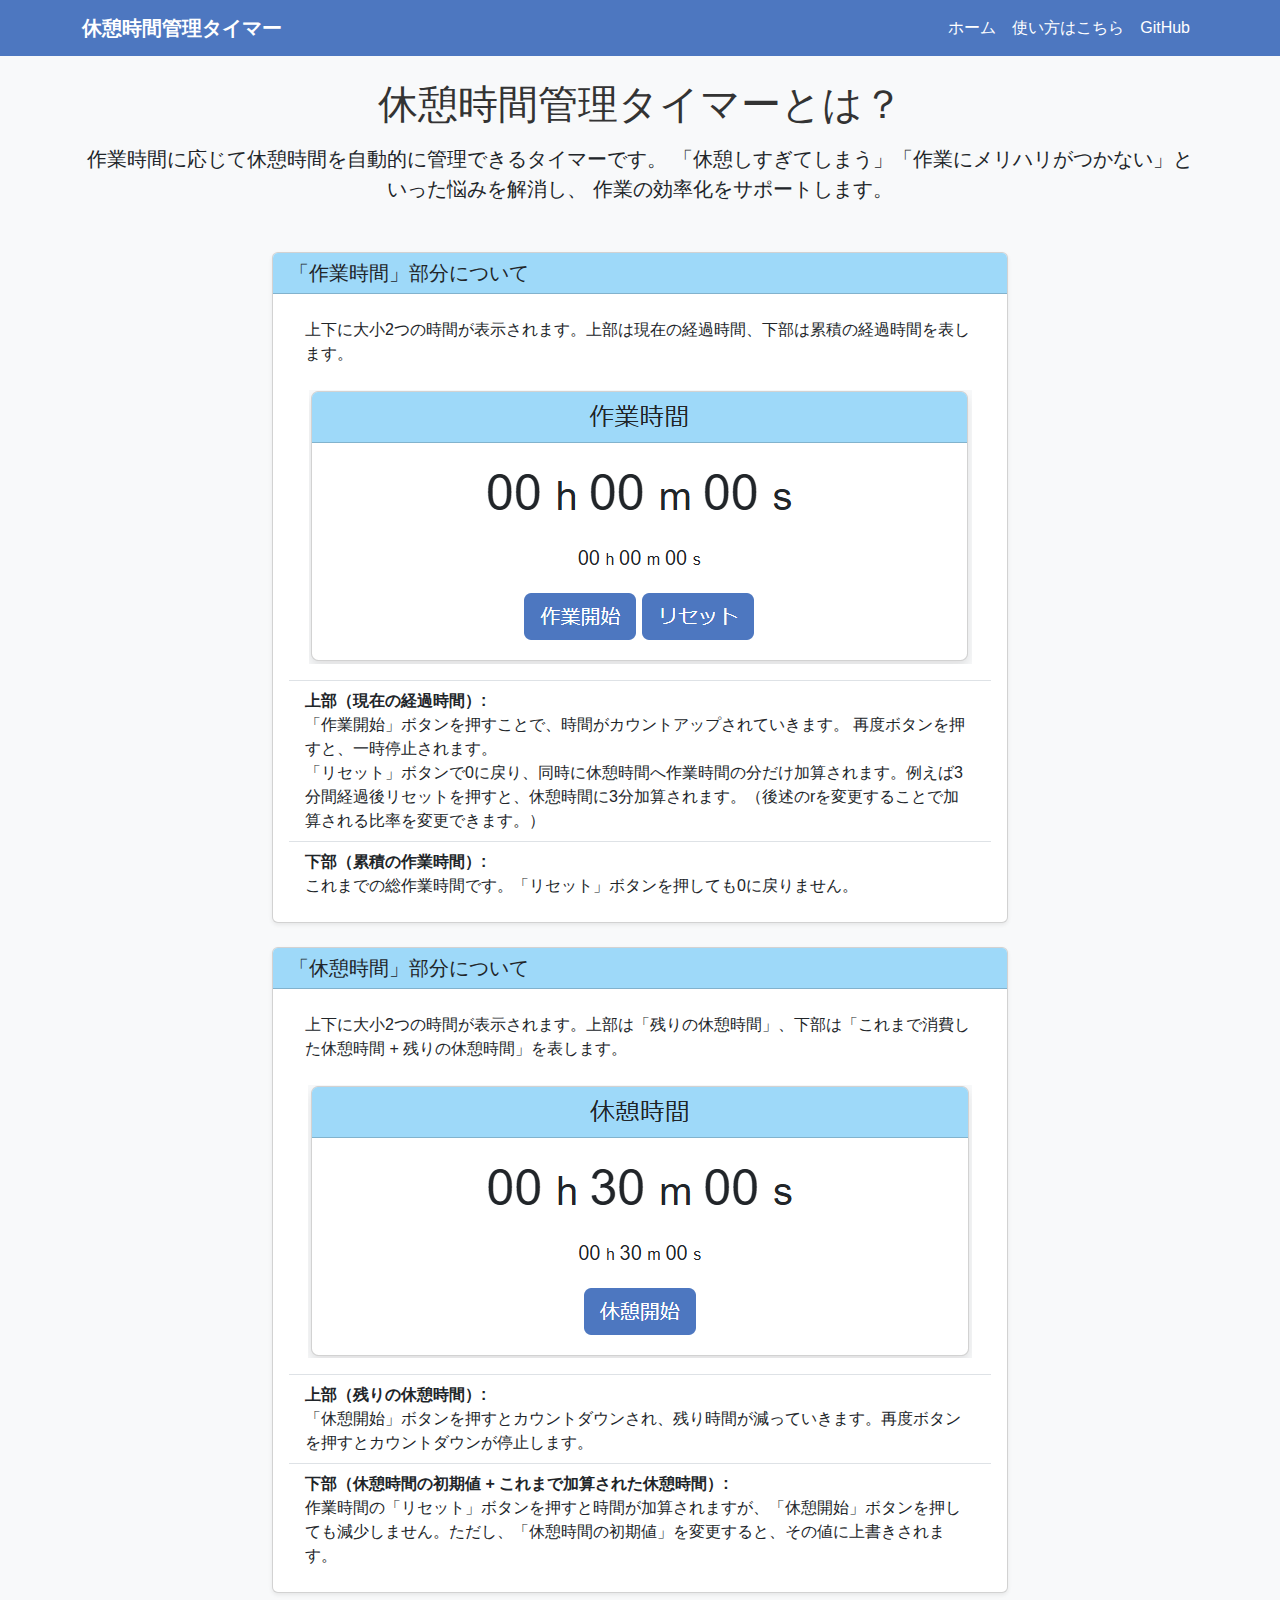
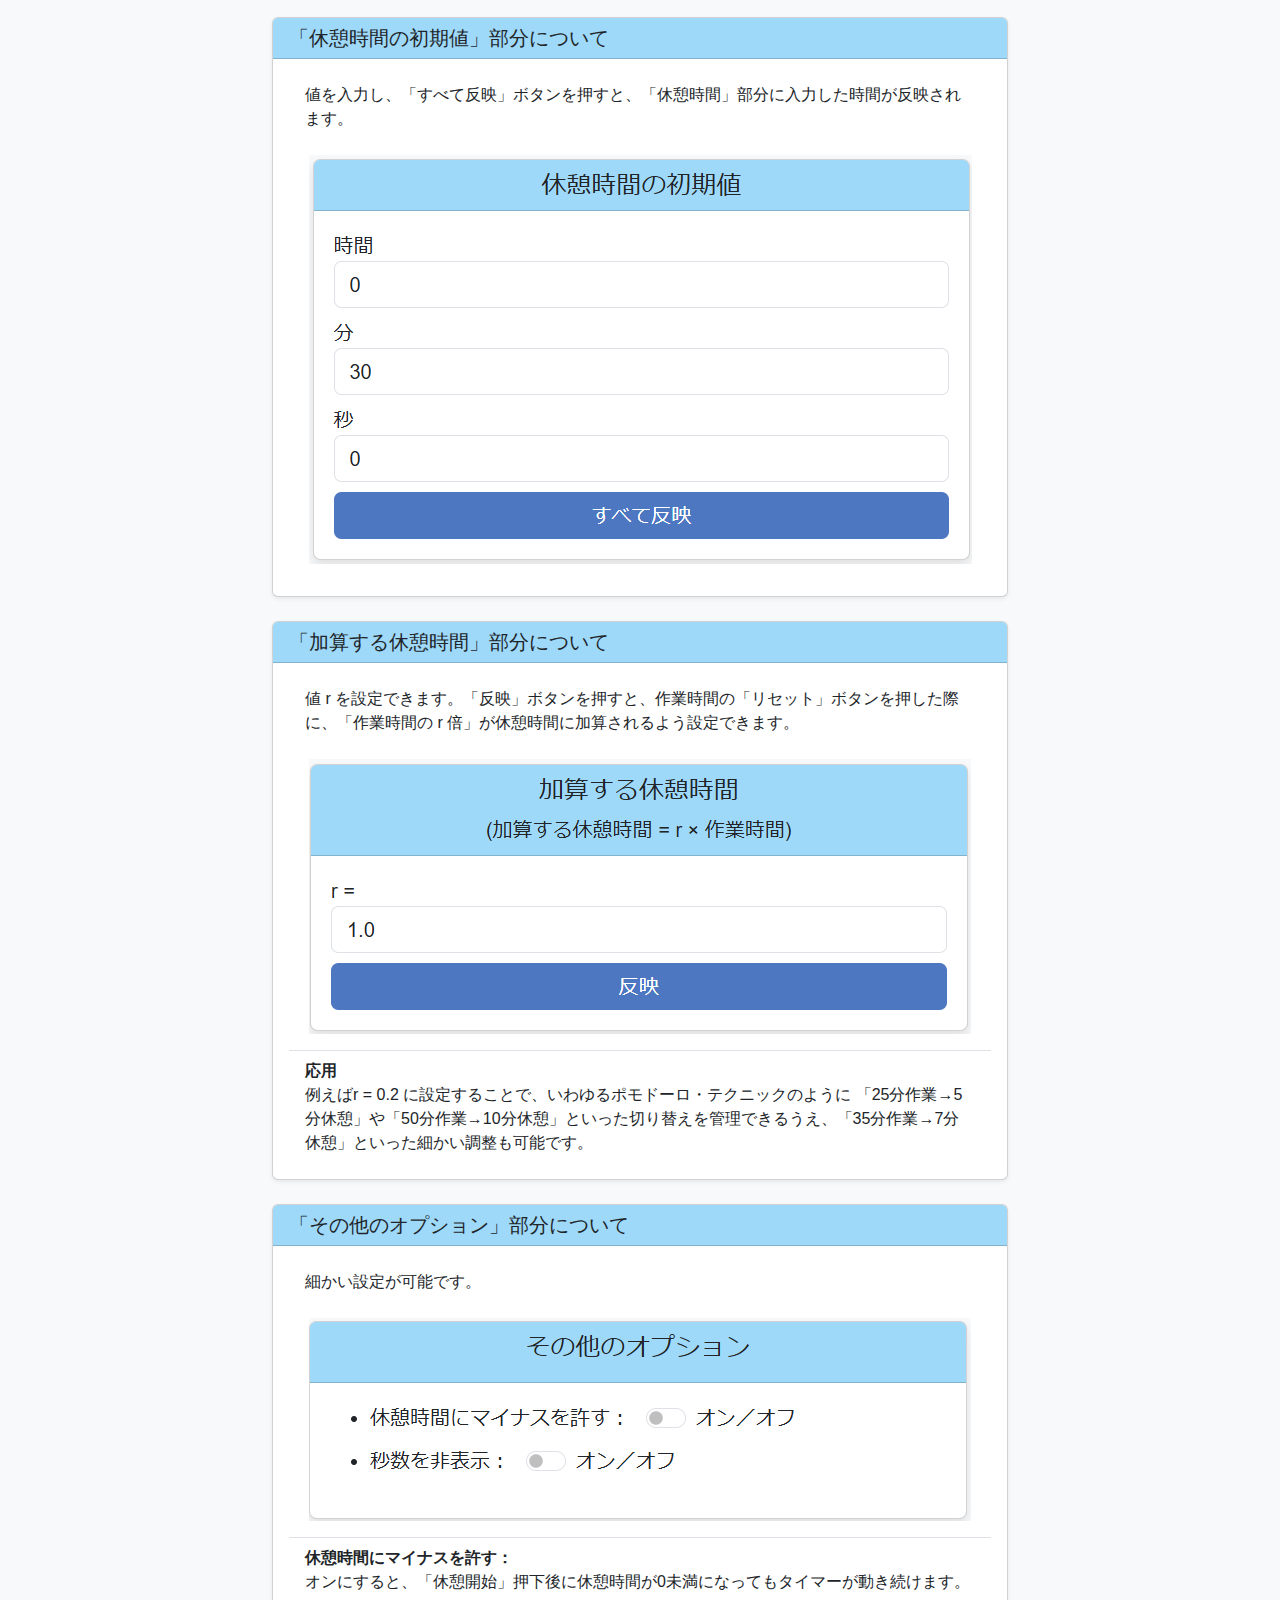
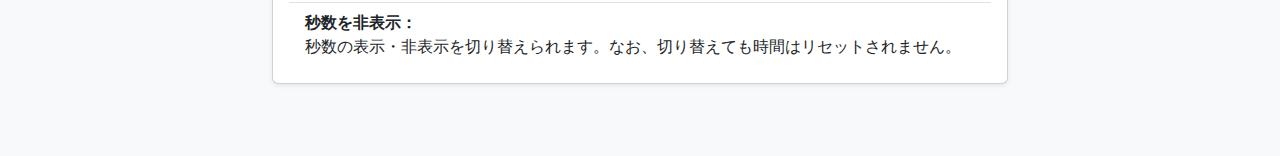
<file: about.html>
<!DOCTYPE html>
<html lang="ja">
<head>
    <meta charset="UTF-8">
    <meta name="viewport" content="width=device-width, initial-scale=1.0">
    <title>休憩時間管理タイマー | 使い方はこちら</title>
    <link href="https://cdn.jsdelivr.net/npm/bootstrap@5.3.0-alpha1/dist/css/bootstrap.min.css" rel="stylesheet">
    <link rel="stylesheet" href="style.css">
    <link href="https://cdn.jsdelivr.net/npm/bootstrap-icons/font/bootstrap-icons.css" rel="stylesheet">

</head>
<body class="bg-light">
    <nav class="navbar navbar-expand-lg navbar-light default-color mb-4">
        <div class="container">
            <a class="navbar-brand fw-bold text-white" href="./index.html">休憩時間管理タイマー</a>

            <!-- navbar-togglerでハンバーガーメニューを実装.  -->
            <button class="navbar-toggler" type="button" data-bs-toggle="collapse"         data-bs-target="#hamburger-menu" aria-expanded="false" aria-label="ページ切り替え">
                <span class="navbar-toggler-icon"></span> <!-- ハンバーガーアイコンを表示.  -->
            </button>

            <!-- メニューの折り畳みを行う.  -->
            <div class="collapse navbar-collapse" id="hamburger-menu">
                <ul class="navbar-nav ms-auto">
                    <li class="nav-item">
                        <a class="nav-link text-white" href="./index.html">ホーム</a>
                    </li>
                    <li class="nav-item">
                        <a class="nav-link text-white active" href="./about.html">使い方はこちら</a>
                    </li>
                    <li class="nav-item">
                        <a class="nav-link text-white" href="https://github.com/CDhura/Timer" target="_blank">GitHub</a>
                    </li>
                </ul>
            </div>
        </div>
    </nav>
    <div class="container">
        <div class="text-center mb-5">
            <h1 class="mb-3">休憩時間管理タイマーとは？</h1>
            <p class="lead">
                作業時間に応じて休憩時間を自動的に管理できるタイマーです。
                「休憩しすぎてしまう」「作業にメリハリがつかない」といった悩みを解消し、
                作業の効率化をサポートします。
            </p>
        </div>
        <div class="row justify-content-center mb-5">
            <div class="col-md-8">
                <div class="card shadow-sm mb-4">
                    <div class="card-header default-color2">
                        <div class="h5 mb-0">「作業時間」部分について</div>
                    </div>
                    <div class="card-body">

                        <ul class="list-group list-group-flush">
                            <li class="list-group-item">
                                上下に大小2つの時間が表示されます。上部は現在の経過時間、下部は累積の経過時間を表します。
                                <div class="text-center mt-4 mb-2">
                                    <img src="./images/working-time.png" class="img-fluid" alt="作業時間">
                                </div>                            
                            </li>
                            <li class="list-group-item">
                                <strong>上部（現在の経過時間）:</strong>
                                <br>
                                「作業開始」ボタンを押すことで、時間がカウントアップされていきます。
                                再度ボタンを押すと、一時停止されます。<br>
                                「リセット」ボタンで0に戻り、同時に休憩時間へ作業時間の分だけ加算されます。例えば3分間経過後リセットを押すと、休憩時間に3分加算されます。（後述のrを変更することで加算される比率を変更できます。）
                            </li>
                            <li class="list-group-item">
                                <strong>下部（累積の作業時間）:</strong>
                                <br>
                                これまでの総作業時間です。「リセット」ボタンを押しても0に戻りません。
                            </li>
                        </ul>
                    </div>
                </div>

                <div class="card shadow-sm mb-4">
                    <div class="card-header default-color2">
                        <h2 class="h5 mb-0">「休憩時間」部分について</h2>
                    </div>
                    <div class="card-body">
                        <ul class="list-group list-group-flush">
                            <li class="list-group-item">
                                上下に大小2つの時間が表示されます。上部は「残りの休憩時間」、下部は「これまで消費した休憩時間 + 残りの休憩時間」を表します。
                                <div class="text-center mt-4 mb-2">
                                    <img src="./images/break-time.png" class="img-fluid" alt="休憩時間">
                                </div>           
                            </li>
                            <li class="list-group-item">
                                <strong>上部（残りの休憩時間）:</strong>
                                <br>
                                「休憩開始」ボタンを押すとカウントダウンされ、残り時間が減っていきます。再度ボタンを押すとカウントダウンが停止します。
                            </li>
                            <li class="list-group-item">
                                <strong>下部（休憩時間の初期値 + これまで加算された休憩時間）:</strong>
                                <br>
                                作業時間の「リセット」ボタンを押すと時間が加算されますが、「休憩開始」ボタンを押しても減少しません。ただし、「休憩時間の初期値」を変更すると、その値に上書きされます。
                            </li>
                        </ul>
                    </div>
                </div>

                <div class="card shadow-sm mb-4">
                    <div class="card-header default-color2">
                        <h2 class="h5 mb-0">「休憩時間の初期値」部分について</h2>
                    </div>
                    <div class="card-body">

                        <ul class="list-group list-group-flush">
                            <li class="list-group-item">
                                値を入力し、「すべて反映」ボタンを押すと、「休憩時間」部分に入力した時間が反映されます。
                                <div class="text-center mt-4 mb-2">
                                    <img src="./images/init-break-time.png" class="img-fluid" alt="休憩時間の初期値">
                                </div>           
                            </li>
                        </ul>
                    </div>
                </div>

                <div class="card shadow-sm mb-4">
                    <div class="card-header default-color2">
                        <h2 class="h5 mb-0">「加算する休憩時間」部分について</h2>
                    </div>
                    <div class="card-body">
                        <ul class="list-group list-group-flush">
                            <li class="list-group-item">
                                値 r を設定できます。「反映」ボタンを押すと、作業時間の「リセット」ボタンを押した際に、「作業時間の r 倍」が休憩時間に加算されるよう設定できます。
                                <div class="text-center mt-4 mb-2">
                                    <img src="./images/ratio.png" class="img-fluid" alt="加算時間の比率">
                                </div>           
                            </li>
                            <li class="list-group-item">
                                <strong>応用</strong><br>
                                例えばr = 0.2 に設定することで、いわゆるポモドーロ・テクニックのように
                                「25分作業→5分休憩」や「50分作業→10分休憩」といった切り替えを管理できるうえ、「35分作業→7分休憩」といった細かい調整も可能です。
                            </li>
                        </ul>
                    </div>
                </div>

                <div class="card shadow-sm mb-4">
                    <div class="card-header default-color2">
                        <h2 class="h5 mb-0">「その他のオプション」部分について</h2>
                    </div>
                    <div class="card-body">
                        <ul class="list-group list-group-flush">
                            <li class="list-group-item">
                                細かい設定が可能です。
                                <div class="text-center mt-4 mb-2">
                                    <img src="./images/other-option.png" class="img-fluid" alt="その他のオプション">
                                </div> 
                            </li>
                            <li class="list-group-item">
                                <strong>休憩時間にマイナスを許す：</strong><br>
                                オンにすると、「休憩開始」押下後に休憩時間が0未満になってもタイマーが動き続けます。
                            </li>
                            
                            <li class="list-group-item">
                                <strong>秒数を非表示：</strong><br>
                                秒数の表示・非表示を切り替えられます。なお、切り替えても時間はリセットされません。
                            </li>
                        </ul>
                    </div>
                </div>


    </div>
    <script src="https://cdn.jsdelivr.net/npm/bootstrap@5.3.0-alpha1/dist/js/bootstrap.bundle.min.js"></script>
    <script src="script.js"></script>
</body>
</html>
</file>
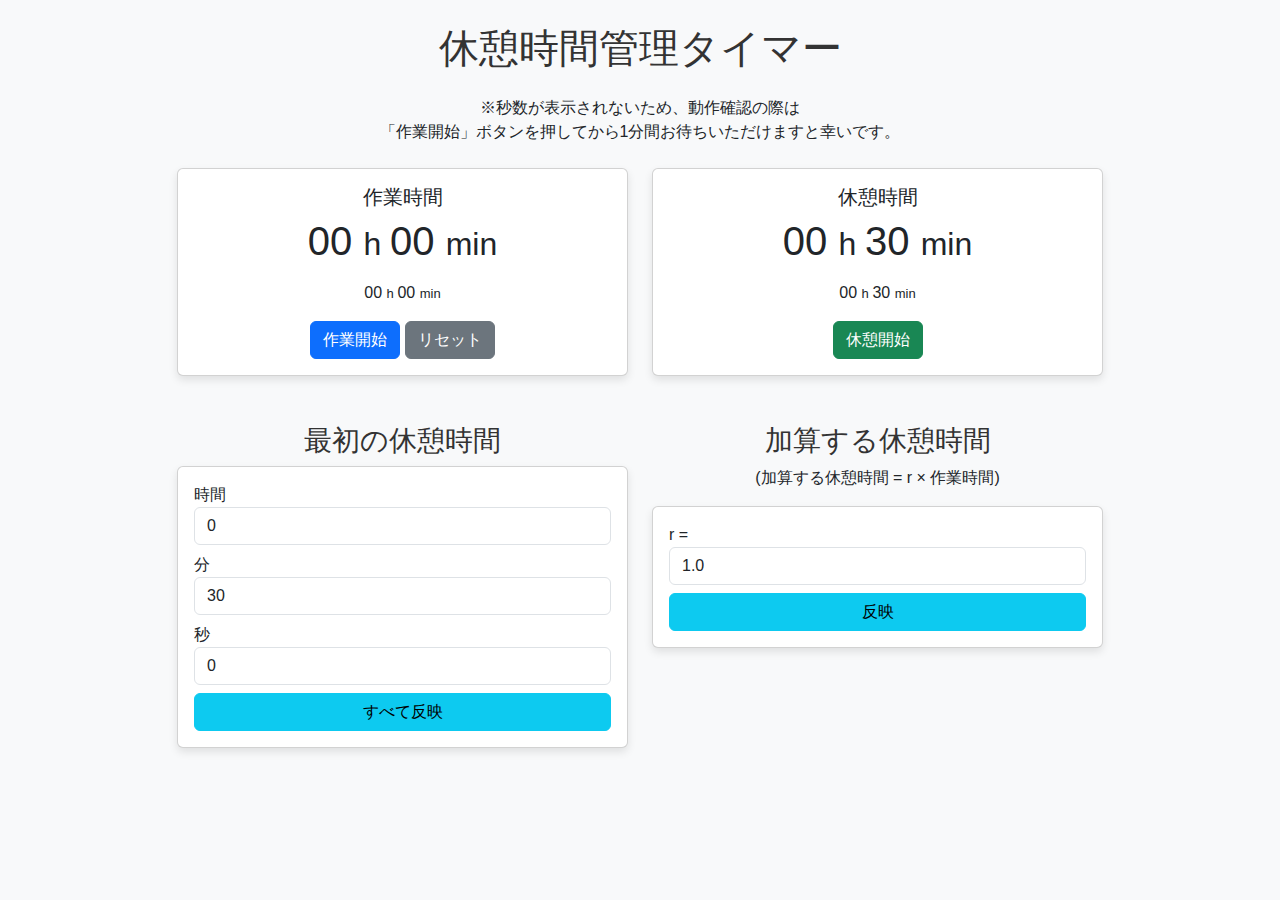
<file: timer.html>
<!DOCTYPE html>
<html lang="ja">
<head>
    <meta charset="UTF-8">
    <meta name="viewport" content="width=device-width, initial-scale=1.0">
    <title>休憩時間管理タイマー</title>
    <link href="https://cdn.jsdelivr.net/npm/bootstrap@5.3.0-alpha1/dist/css/bootstrap.min.css" rel="stylesheet">
    <link rel="stylesheet" href="timer.css">
    <link href="https://cdn.jsdelivr.net/npm/bootstrap-icons/font/bootstrap-icons.css" rel="stylesheet">

</head>
<body class="bg-light">

    <div class="container py-4">
        <h1 class="text-center mb-4">休憩時間管理タイマー</h1>
        <div class="text-center mb-4">
            ※秒数が表示されないため、動作確認の際は<br>「作業開始」ボタンを押してから1分間お待ちいただけますと幸いです。
        </div>

        <div class="row justify-content-center mb-5">
            <div class="col-md-5">
                <div class="card text-center">
                    <div class="card-body">
                        <h5 class="card-title">作業時間</h5>
                        <div id="sw-display" class="display-4 mb-3">
                            00
                            <font size="6"> h </font>
                            00
                            <font size="6"> min </font>
                        </div>
                        <div id="sw-displayTotal" class="mb-3">
                            00
                            <font size="2"> h </font>
                            00
                            <font size="2"> min </font>
                        </div>
                        <button id="sw-startStopButton" class="btn btn-primary">作業開始</button>
                        <button id="sw-resetButton" class="btn btn-secondary">リセット</button>
                    </div>
                </div>
            </div>

            <div class="col-md-5">
                <div class="card text-center">
                    <div class="card-body">
                        <h5 class="card-title">休憩時間</h5>
                        <div id="tm-display" class="display-4 mb-3">
                            <!-- <span id="displayHoursT">00</span>
                            <font size="6"> h </font>
                            <span id="displayMinutesT">30</span>
                            <font size="6"> min </font> -->
                            00
                            <font size="6"> h </font>
                            00
                            <font size="6"> min </font>
                        </div>
                        <!-- <div id="displayTotalT" class="mb-3">00:30:00</div> -->
                        <div id="tm-displayTotal" class="mb-3">
                            00
                            <font size="2"> h </font>
                            00
                            <font size="2"> min </font>
                        </div>
                        <button id="tm-startStopButton" class="btn btn-success">休憩開始</button>
                    </div>
                </div>
            </div>
        </div>

        <div class="row justify-content-center mb-3">
            <div class="col-md-5">
                <h3 class="text-center">最初の休憩時間</h3>
                <div class="card p-3">
                    <div class="mb-2">
                        <label for="initialHours">時間</label>
                        <input id="initialHours" type="number" class="form-control" value="0">
                    </div>
                    <div class="mb-2">
                        <label for="initialMinutes">分</label>
                        <input id="initialMinutes" type="number" class="form-control" value="30">
                    </div>
                    <div class="mb-2">
                        <label for="initialSeconds">秒</label>
                        <input id="initialSeconds" type="number" class="form-control" value="0">
                    </div>
                    <button id="timeOutput" class="btn btn-info w-100">すべて反映</button>
                </div>
                <!-- <div id="irt-errorMessage" class="text-center mt-4"></div> -->
                
                
            </div>

            <div class="col-md-5">
                <h3 class="text-center">加算する休憩時間</h3>
                <p class="text-center">(加算する休憩時間 = r × 作業時間)</p>
                <div class="card p-3">
                    <div class="mb-2">
                        <label for="ratio">r = </label>
                        <input id="ratio" type="number" class="form-control" value="1.0">
                    </div>
                    <button id="ratioOutput" class="btn btn-info w-100">反映</button>
                </div>
            </div>
        </div>      
    </div>

    <script src="https://cdn.jsdelivr.net/npm/bootstrap@5.3.0-alpha1/dist/js/bootstrap.bundle.min.js"></script>
    <script src="timer.js"></script>
</body>
</html>
</file>
<file: style.css>
body {
    font-family: 'Arial', sans-serif;
}

h1, h3 {
    color: #333;
}

.card {
    box-shadow: 0 4px 8px rgba(0, 0, 0, 0.1);
}

.display-4 {
    font-size: 2.5rem;
}

.text-center a {
    color: #007bff;
}

.text-center a:hover {
    text-decoration: underline;
}

.bg-light {
    background-color: #f8f9fa !important;
}

/* ホバーした際の下線を無効化 */
a.custom-link:hover {
    text-decoration: none;
    background-color: #17a2b8;
    color: white;
    border-color: #17a2b8;
}

.default-color {
    background-color: #4d77c0;
    color: white;
}

.btn.default-color:hover {
    background-color: #324f82;
    color: white;
}
.btn.default-color:active { /* クリック中の処理 */
    background-color: #324f82;
    color: white;
}

/* ボタンが押し込まれた状態にする */
.btn-pressed {
    background-color: #324f82;
    box-shadow: inset 0 3px 5px rgba(0, 0, 0, 0.2); /* 内側の影.  */
}

.default-color2 {
    background-color: #9ed9f9;
}

html {
    overflow-y: scroll;
}
</file>
<file: timer.css>
body {
    font-family: 'Arial', sans-serif;
}

h1, h3 {
    color: #333;
}

.card {
    box-shadow: 0 4px 8px rgba(0, 0, 0, 0.1);
}

.display-4 {
    font-size: 2.5rem;
}

.text-center a {
    color: #007bff;
}

.text-center a:hover {
    text-decoration: underline;
}

.bg-light {
    background-color: #f8f9fa !important;
}

/* カスタムホバースタイルの追加 */
.btn-outline-info:hover {
    background-color: #17a2b8;
    color: white;
    border-color: #17a2b8;
}

/* ホバー時の下線を無効化 */
a.custom-link:hover {
    text-decoration: none;
    background-color: #17a2b8;
    color: white;
    border-color: #17a2b8;
}

/* ボタンが押し込まれた状態にする */
.work-btn-pressed {
    background-color: #0053ac !important; /* 色を濃くする.  */
    color: white !important; /* テキストカラーを白に.  */
    /* transform: translateY(2px); */
    box-shadow: inset 0 3px 5px rgba(0, 0, 0, 0.2); /* 内側の影.  */
}
.break-btn-pressed {
    background-color: #036901 !important; /* 色を濃くする.  */
    color: white !important; /* テキストカラーを白に.  */
    /* transform: translateY(2px); */
    box-shadow: inset 0 3px 5px rgba(0, 0, 0, 0.2); /* 内側の影.  */
}
</file>
